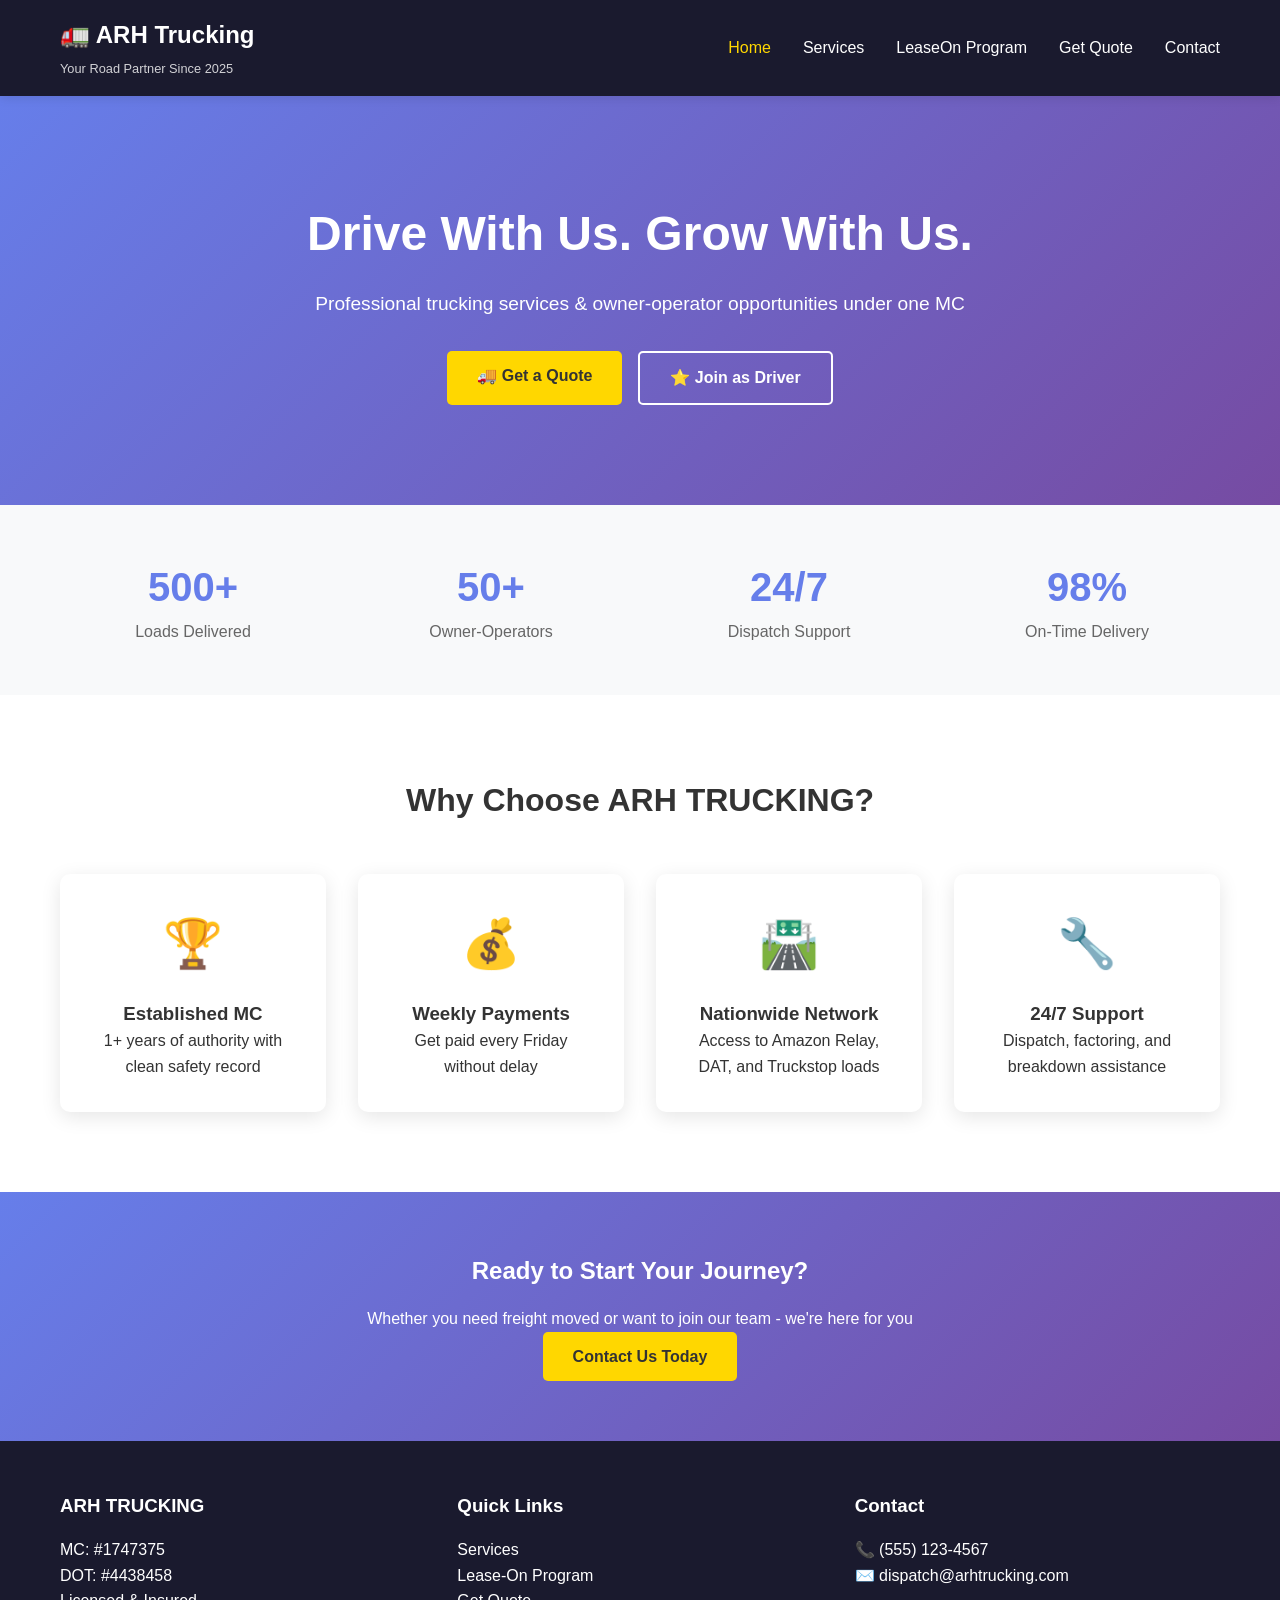
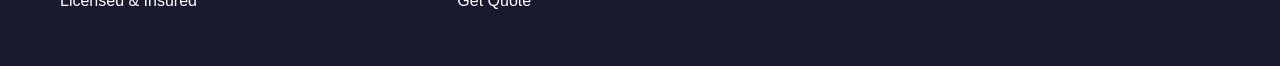
<file: index.html>
<!DOCTYPE html>
<html lang="en">
<head>
    <meta charset="UTF-8">
    <meta name="viewport" content="width=device-width, initial-scale=1.0">
    <title>ARH TRUCKING | Trucking & Lease-On Program</title>
    <link rel="stylesheet" href="style.css">
</head>
<body>
    <nav class="navbar">
        <div class="nav-container">
            <div class="logo">
                <h2>🚛 ARH Trucking </h2>
                <p>Your Road Partner Since 2025</p>
            </div>
            <ul class="nav-menu">
                <li><a href="index.html" class="active">Home</a></li>
                <li><a href="services.html">Services</a></li>
                <li><a href="leaseOn.html">LeaseOn Program</a></li>
                <li><a href="quote.html">Get Quote</a></li>
                <li><a href="contact.html">Contact</a></li>
            </ul>
        </div>
    </nav>

    <header class="hero">
        <div class="hero-content">
            <h1>Drive With Us. Grow With Us.</h1>
            <p>Professional trucking services & owner-operator opportunities under one MC</p>
            <div class="hero-buttons">
                <a href="quote.html" class="btn btn-primary">🚚 Get a Quote</a>
                <a href="lease-on.html" class="btn btn-secondary">⭐ Join as Driver</a>
            </div>
        </div>
    </header>

    <section class="stats">
        <div class="container">
            <div class="stat-box">
                <h3>500+</h3>
                <p>Loads Delivered</p>
            </div>
            <div class="stat-box">
                <h3>50+</h3>
                <p>Owner-Operators</p>
            </div>
            <div class="stat-box">
                <h3>24/7</h3>
                <p>Dispatch Support</p>
            </div>
            <div class="stat-box">
                <h3>98%</h3>
                <p>On-Time Delivery</p>
            </div>
        </div>
    </section>

    <section class="features">
        <div class="container">
            <h2>Why Choose ARH TRUCKING?</h2>
            <div class="features-grid">
                <div class="feature-card">
                    <div class="feature-icon">🏆</div>
                    <h3>Established MC</h3>
                    <p>1+ years of authority with clean safety record</p>
                </div>
                <div class="feature-card">
                    <div class="feature-icon">💰</div>
                    <h3>Weekly Payments</h3>
                    <p>Get paid every Friday without delay</p>
                </div>
                <div class="feature-card">
                    <div class="feature-icon">🛣️</div>
                    <h3>Nationwide Network</h3>
                    <p>Access to Amazon Relay, DAT, and Truckstop loads</p>
                </div>
                <div class="feature-card">
                    <div class="feature-icon">🔧</div>
                    <h3>24/7 Support</h3>
                    <p>Dispatch, factoring, and breakdown assistance</p>
                </div>
            </div>
        </div>
    </section>

    <section class="cta-banner">
        <div class="container">
            <h2>Ready to Start Your Journey?</h2>
            <p>Whether you need freight moved or want to join our team - we're here for you</p>
            <a href="contact.html" class="btn btn-primary">Contact Us Today</a>
        </div>
    </section>

    <footer>
        <div class="container">
            <div class="footer-content">
                <div class="footer-section">
                    <h3>ARH TRUCKING</h3>
                    <p>MC: #1747375<br>DOT: #4438458<br>Licensed & Insured</p>
                </div>
                <div class="footer-section">
                    <h3>Quick Links</h3>
                    <ul>
                        <li><a href="services.html">Services</a></li>
                        <li><a href="leaseOn.html">Lease-On Program</a></li>
                        <li><a href="quote.html">Get Quote</a></li>
                    </ul>
                </div>
                <div class="footer-section">
                    <h3>Contact</h3>
                    <p>📞 (555) 123-4567<br>✉️ dispatch@arhtrucking.com</p>
                </div>
            </div>
        </div>
    </footer>
</body>
</html>
</file>
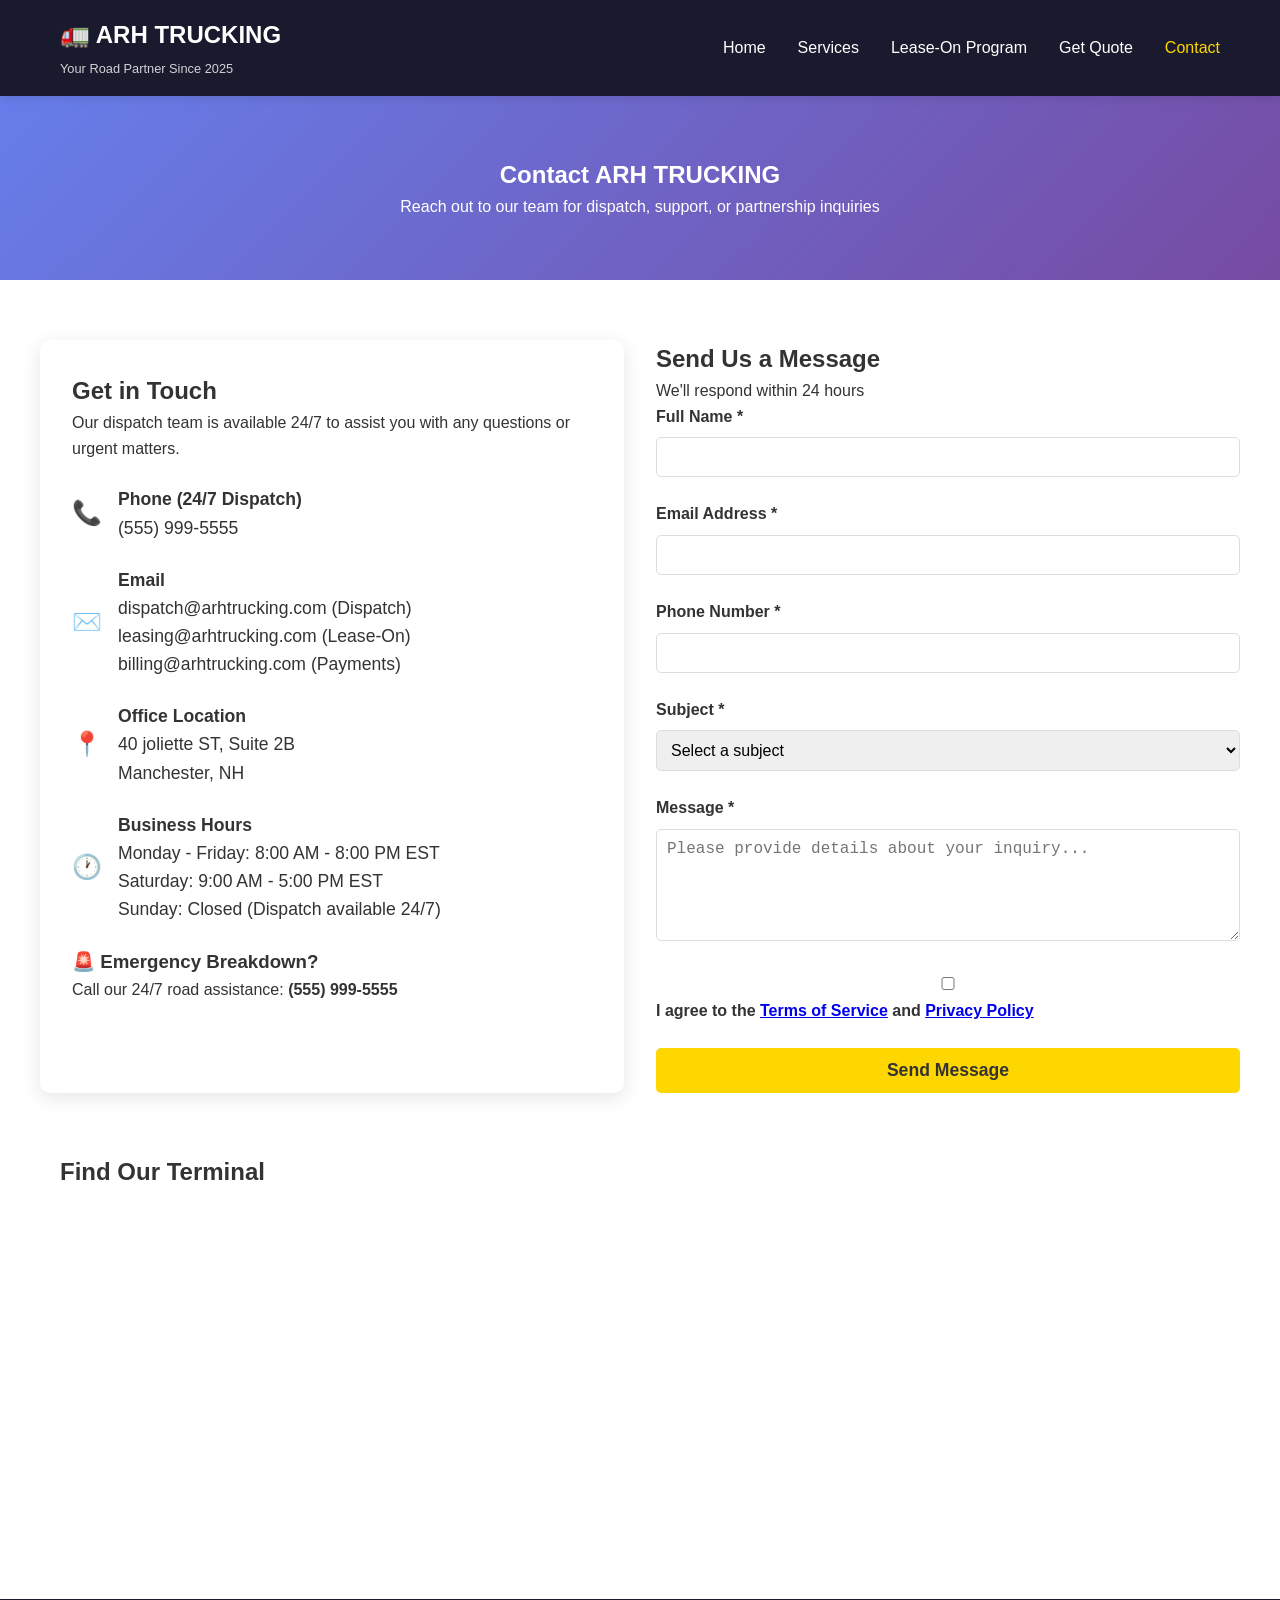
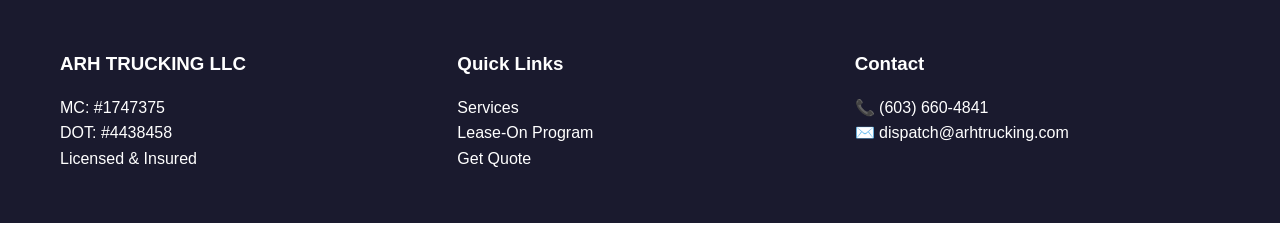
<file: contact.html>
<!DOCTYPE html>
<html lang="en">
<head>
    <meta charset="UTF-8">
    <meta name="viewport" content="width=device-width, initial-scale=1.0">
    <title>Contact Us | ARH TRUCKING</title>
    <link rel="stylesheet" href="style.css">
</head>
<body>
    <nav class="navbar">
        <div class="nav-container">
            <div class="logo">
                <h2>🚛 ARH TRUCKING</h2>
                <p>Your Road Partner Since 2025</p>
            </div>
            <ul class="nav-menu">
                <li><a href="index.html">Home</a></li>
                <li><a href="services.html">Services</a></li>
                <li><a href="leaseOn.html">Lease-On Program</a></li>
                <li><a href="quote.html">Get Quote</a></li>
                <li><a href="contact.html" class="active">Contact</a></li>
            </ul>
        </div>
    </nav>

    <section class="page-header">
        <div class="container">
            <h1>Contact ARH TRUCKING</h1>
            <p>Reach out to our team for dispatch, support, or partnership inquiries</p>
        </div>
    </section>

    <div class="contact-grid container">
        <div class="contact-info">
            <h2>Get in Touch</h2>
            <p>Our dispatch team is available 24/7 to assist you with any questions or urgent matters.</p>
            
            <div class="contact-detail">
                <div class="icon">📞</div>
                <div>
                    <strong>Phone (24/7 Dispatch)</strong><br>
                    (555) 999-5555
                </div>
            </div>
            
            <div class="contact-detail">
                <div class="icon">✉️</div>
                <div>
                    <strong>Email</strong><br>
                    dispatch@arhtrucking.com (Dispatch)<br>
                    leasing@arhtrucking.com (Lease-On)<br>
                    billing@arhtrucking.com (Payments)
                </div>
            </div>
            
            <div class="contact-detail">
                <div class="icon">📍</div>
                <div>
                    <strong>Office Location</strong><br>
                    40 joliette ST, Suite 2B<br>
                    Manchester, NH
                </div>
            </div>
            
            <div class="contact-detail">
                <div class="icon">🕐</div>
                <div>
                    <strong>Business Hours</strong><br>
                    Monday - Friday: 8:00 AM - 8:00 PM EST<br>
                    Saturday: 9:00 AM - 5:00 PM EST<br>
                    Sunday: Closed (Dispatch available 24/7)
                </div>
            </div>

            <div class="emergency-contact">
                <h3>🚨 Emergency Breakdown?</h3>
                <p>Call our 24/7 road assistance: <strong>(555) 999-5555</strong></p>
            </div>
        </div>

        <div class="contact-form-wrapper">
            <form id="contactForm" class="contact-form">
                <h2>Send Us a Message</h2>
                <p>We'll respond within 24 hours</p>
                
                <div class="form-group">
                    <label for="contactName">Full Name *</label>
                    <input type="text" id="contactName" name="contactName" required>
                </div>
                
                <div class="form-group">
                    <label for="contactEmail">Email Address *</label>
                    <input type="email" id="contactEmail" name="contactEmail" required>
                </div>
                
                <div class="form-group">
                    <label for="contactPhone">Phone Number *</label>
                    <input type="tel" id="contactPhone" name="contactPhone" required>
                </div>
                
                <div class="form-group">
                    <label for="subject">Subject *</label>
                    <select id="subject" name="subject" required>
                        <option value="">Select a subject</option>
                        <option value="general">General Inquiry</option>
                        <option value="dispatch">Dispatch Question</option>
                        <option value="lease">Lease-On Program</option>
                        <option value="quote">Quote Request</option>
                        <option value="billing">Billing/Payment</option>
                        <option value="complaint">Complaint/Issue</option>
                    </select>
                </div>
                
                <div class="form-group">
                    <label for="contactMessage">Message *</label>
                    <textarea id="contactMessage" rows="5" required placeholder="Please provide details about your inquiry..."></textarea>
                </div>
                
                <div class="form-group">
                    <label class="checkbox-label">
                        <input type="checkbox" id="contactTerms" required>
                        I agree to the <a href="#">Terms of Service</a> and <a href="#">Privacy Policy</a>
                    </label>
                </div>
                
                <button type="submit" class="btn btn-primary submit-btn">Send Message</button>
            </form>
            
            <div id="contactSuccess" class="success-message" style="display: none;">
                ✅ Message sent successfully! We will respond within 24 hours.
            </div>
        </div>
    </div>

    <section class="map-section">
        <div class="container">
            <h2>Find Our Terminal</h2>
            <div class="map-container">
                <iframe 
                src="https://www.google.com/maps/embed?pb=!1m14!1m12!1m3!1d374000.07136236783!2d-71.36947476315602!3d42.91766541558655!2m3!1f0!2f0!3f0!3m2!1i1024!2i768!4f13.1!5e0!3m2!1sen!2sus!4v1777471233299!5m2!1sen!2sus" 
                width="100%" 
                height="400" 
                style="border:0; border-radius: 10px;" 
                allowfullscreen="" 
                loading="lazy" 
                referrerpolicy="no-referrer-when-downgrade">
                    
                </iframe>
            </div>
        </div>
    </section>

    <footer>
        <div class="container">
            <div class="footer-content">
                <div class="footer-section">
                    <h3>ARH TRUCKING LLC</h3>
                    <p>MC: #1747375<br>DOT: #4438458<br>Licensed & Insured</p>
                </div>
                <div class="footer-section">
                    <h3>Quick Links</h3>
                    <ul>
                        <li><a href="services.html">Services</a></li>
                        <li><a href="leaseOn.html">Lease-On Program</a></li>
                        <li><a href="quote.html">Get Quote</a></li>
                    </ul>
                </div>
                <div class="footer-section">
                    <h3>Contact</h3>
                    <p>📞 (603) 660-4841<br>✉️ dispatch@arhtrucking.com</p>
                </div>
            </div>

        </div>
    </footer>
</body>
</html>
</file>
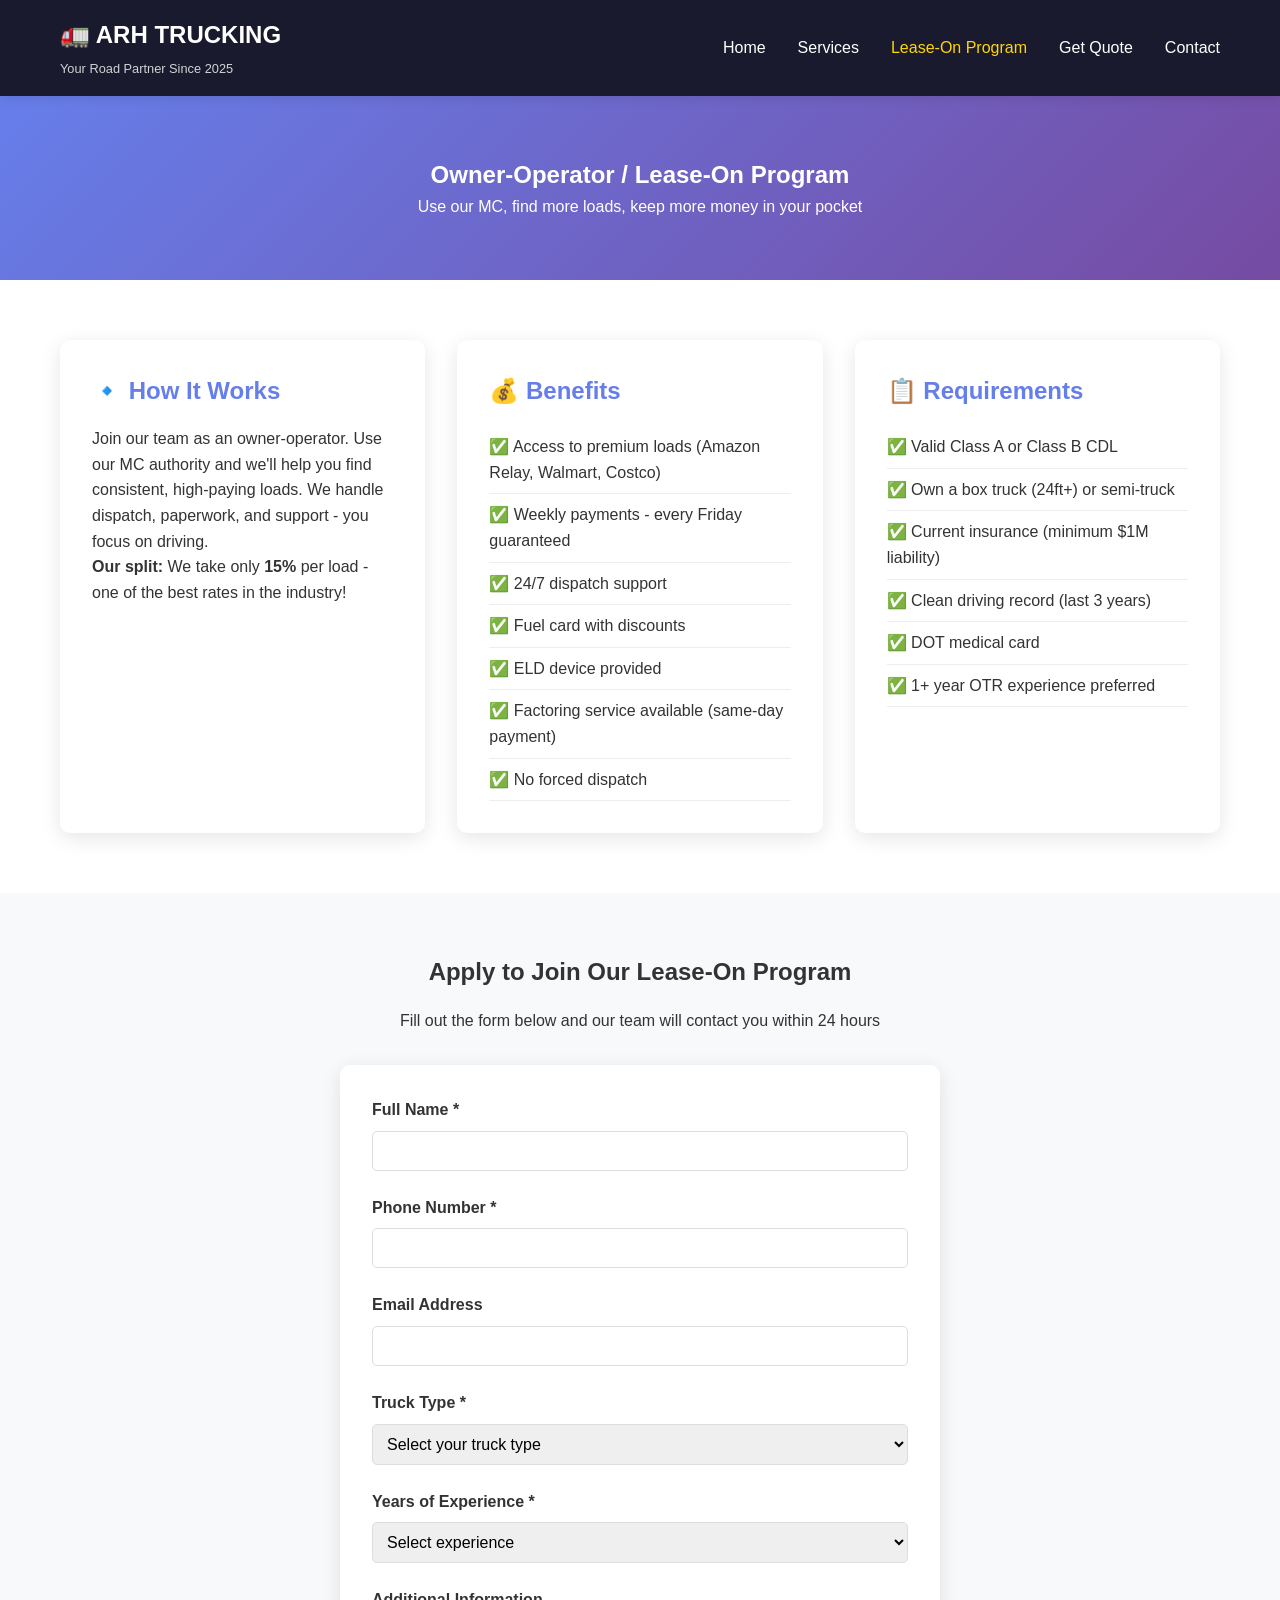
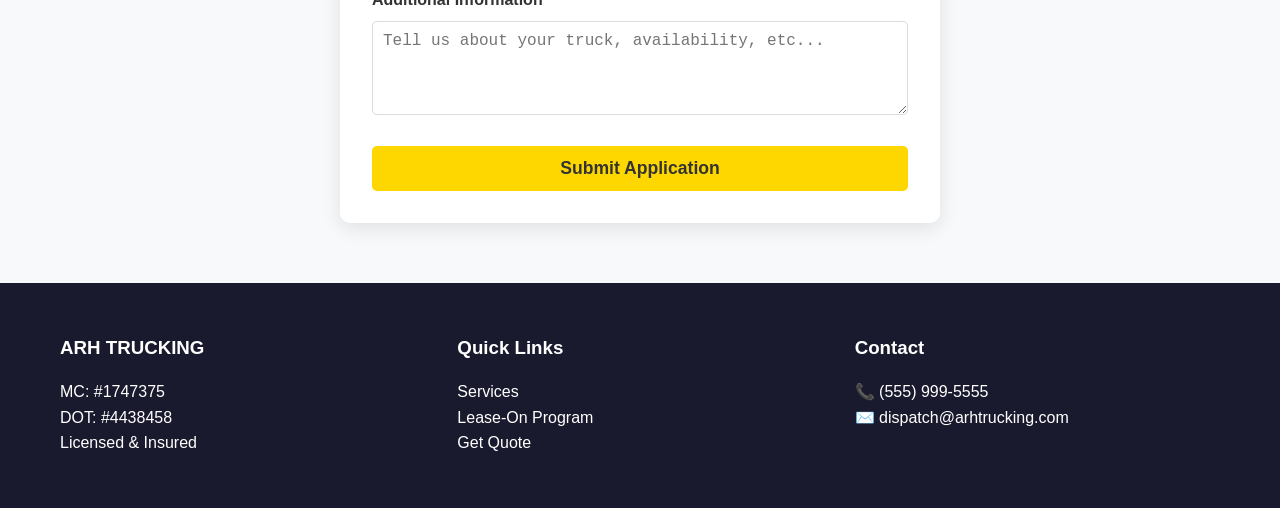
<file: leaseOn.html>
<!DOCTYPE html>
<html lang="en">
<head>
    <meta charset="UTF-8">
    <meta name="viewport" content="width=device-width, initial-scale=1.0">
    <title>Lease-On Program | Join Our Team</title>
    <link rel="stylesheet" href="style.css">
</head>
<body>
    <nav class="navbar">
        <div class="nav-container">
            <div class="logo">
                <h2>🚛 ARH TRUCKING</h2>
                <p>Your Road Partner Since 2025</p>
            </div>
            <ul class="nav-menu">
                <li><a href="index.html">Home</a></li>
                <li><a href="services.html">Services</a></li>
                <li><a href="leaseOn.html" class="active">Lease-On Program</a></li>
                <li><a href="quote.html">Get Quote</a></li>
                <li><a href="contact.html">Contact</a></li>
            </ul>
        </div>
    </nav>

    <section class="page-header">
        <div class="container">
            <h1>Owner-Operator / Lease-On Program</h1>
            <p>Use our MC, find more loads, keep more money in your pocket</p>
        </div>
    </section>

    <section class="program-info">
        <div class="container">
            <div class="program-grid">
                <div class="program-card">
                    <h2>🔹 How It Works</h2>
                    <p>Join our team as an owner-operator. Use our MC authority and we'll help you find consistent, high-paying loads. We handle dispatch, paperwork, and support - you focus on driving.</p>
                    <p><strong>Our split:</strong> We take only <strong>15%</strong> per load - one of the best rates in the industry!</p>
                </div>
                <div class="program-card">
                    <h2>💰 Benefits</h2>
                    <ul class="benefits-list">
                        <li>✅ Access to premium loads (Amazon Relay, Walmart, Costco)</li>
                        <li>✅ Weekly payments - every Friday guaranteed</li>
                        <li>✅ 24/7 dispatch support</li>
                        <li>✅ Fuel card with discounts</li>
                        <li>✅ ELD device provided</li>
                        <li>✅ Factoring service available (same-day payment)</li>
                        <li>✅ No forced dispatch</li>
                    </ul>
                </div>
                <div class="program-card">
                    <h2>📋 Requirements</h2>
                    <ul class="requirements-list">
                        <li>✅ Valid Class A or Class B CDL</li>
                        <li>✅ Own a box truck (24ft+) or semi-truck</li>
                        <li>✅ Current insurance (minimum $1M liability)</li>
                        <li>✅ Clean driving record (last 3 years)</li>
                        <li>✅ DOT medical card</li>
                        <li>✅ 1+ year OTR experience preferred</li>
                    </ul>
                </div>
            </div>
        </div>
    </section>

    <section class="application-form">
        <div class="container">
            <h2>Apply to Join Our Lease-On Program</h2>
            <p>Fill out the form below and our team will contact you within 24 hours</p>
            
            <form id="leaseApplication" class="lease-form">
                <div class="form-group">
                    <label for="fullName">Full Name *</label>
                    <input type="text" id="fullName" name="fullName" required>
                </div>
                
                <div class="form-group">
                    <label for="phone">Phone Number *</label>
                    <input type="tel" id="phone" name="phone" required>
                </div>
                
                <div class="form-group">
                    <label for="email">Email Address</label>
                    <input type="email" id="email" name="email">
                </div>
                
                <div class="form-group">
                    <label for="truckType">Truck Type *</label>
                    <select id="truckType" name="truckType" required>
                        <option value="">Select your truck type</option>
                        <option value="box-truck-24ft">Box Truck - 24ft</option>
                        <option value="box-truck-26ft">Box Truck - 26ft</option>
                        <option value="semi-truck">Semi-Truck with Trailer</option>
                        <option value="straight-truck">Straight Truck</option>
                    </select>
                </div>
                
                <div class="form-group">
                    <label for="experience">Years of Experience *</label>
                    <select id="experience" name="experience" required>
                        <option value="">Select experience</option>
                        <option value="1-2">1-2 years</option>
                        <option value="3-5">3-5 years</option>
                        <option value="5-10">5-10 years</option>
                        <option value="10+">10+ years</option>
                    </select>
                </div>
                
                <div class="form-group">
                    <label for="message">Additional Information</label>
                    <textarea id="message" rows="4" placeholder="Tell us about your truck, availability, etc..."></textarea>
                </div>
                
                <button type="submit" class="btn btn-primary submit-btn">Submit Application</button>
            </form>
            
            <div id="successMessage" class="success-message" style="display: none;">
                ✅ Application submitted successfully! Our dispatch team will contact you within 24 hours.
            </div>
        </div>
    </section>

    <footer>
        <div class="container">
            <div class="footer-content">
                <div class="footer-section">
                    <h3>ARH TRUCKING</h3>
                    <p>MC: #1747375<br>DOT: #4438458<br>Licensed & Insured</p>
                </div>
                <div class="footer-section">
                    <h3>Quick Links</h3>
                    <ul>
                        <li><a href="services.html">Services</a></li>
                        <li><a href="leaseOn.html">Lease-On Program</a></li>
                        <li><a href="quote.html">Get Quote</a></li>
                    </ul>
                </div>
                <div class="footer-section">
                    <h3>Contact</h3>
                    <p>📞 (555) 999-5555<br>✉️ dispatch@arhtrucking.com</p>
                </div>
            </div>
        </div>
    </footer>

    <script src="script.js"></script>
</body>
</html>
</file>
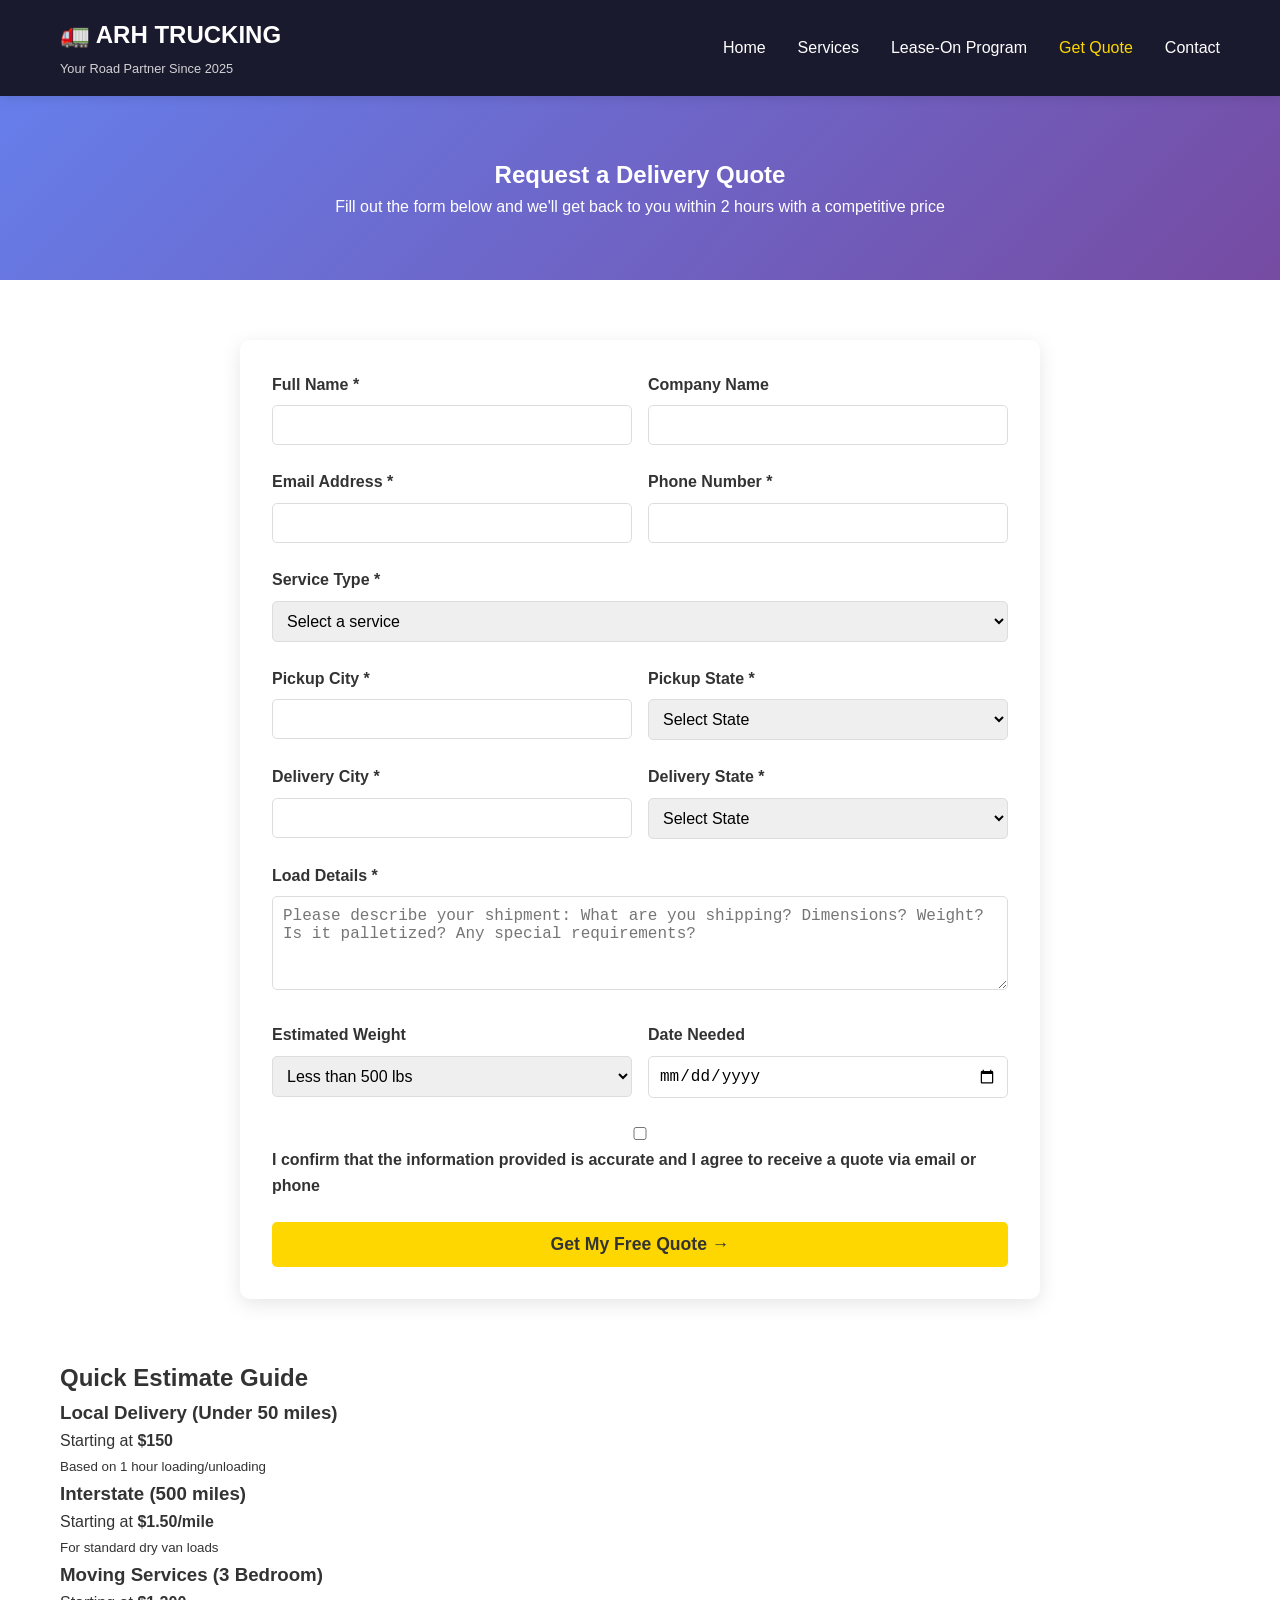
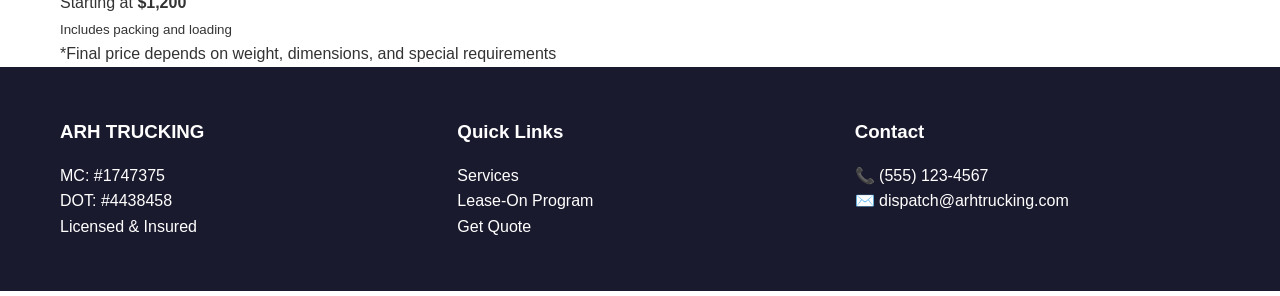
<file: quote.html>
<!DOCTYPE html>
<html lang="en">
<head>
    <meta charset="UTF-8">
    <meta name="viewport" content="width=device-width, initial-scale=1.0">
    <title>Get a Quote | ARH TRUCKING</title>
    <link rel="stylesheet" href="style.css">
</head>
<body>
    <nav class="navbar">
        <div class="nav-container">
            <div class="logo">
                <h2>🚛 ARH TRUCKING</h2>
                <p>Your Road Partner Since 2025</p>
            </div>
            <ul class="nav-menu">
                <li><a href="index.html">Home</a></li>
                <li><a href="services.html">Services</a></li>
                <li><a href="leaseOn.html">Lease-On Program</a></li>
                <li><a href="quote.html" class="active">Get Quote</a></li>
                <li><a href="contact.html">Contact</a></li>
            </ul>
        </div>
    </nav>

    <section class="page-header">
        <div class="container">
            <h1>Request a Delivery Quote</h1>
            <p>Fill out the form below and we'll get back to you within 2 hours with a competitive price</p>
        </div>
    </section>

    <div class="quote-form-container">
        <div class="container">
            <form id="quoteForm" class="quote-form">
                <div class="form-row">
                    <div class="form-group">
                        <label for="fullName">Full Name *</label>
                        <input type="text" id="fullName" name="fullName" required>
                    </div>
                    <div class="form-group">
                        <label for="company">Company Name</label>
                        <input type="text" id="company" name="company">
                    </div>
                </div>

                <div class="form-row">
                    <div class="form-group">
                        <label for="email">Email Address *</label>
                        <input type="email" id="email" name="email" required>
                    </div>
                    <div class="form-group">
                        <label for="phone">Phone Number *</label>
                        <input type="tel" id="phone" name="phone" required>
                    </div>
                </div>

                <div class="form-group">
                    <label for="serviceType">Service Type *</label>
                    <select id="serviceType" name="serviceType" required>
                        <option value="">Select a service</option>
                        <option value="local">Local Delivery (within 50 miles)</option>
                        <option value="moving">Moving Services</option>
                        <option value="business">Business Logistics</option>
                        <option value="amazon">Amazon Relay Loads</option>
                    </select>
                </div>

                <div class="form-row">
                    <div class="form-group">
                        <label for="pickupCity">Pickup City *</label>
                        <input type="text" id="pickupCity" name="pickupCity" required>
                    </div>
                    <div class="form-group">
                        <label for="pickupState">Pickup State *</label>
                        <select id="pickupState" name="pickupState" required>
                            <option value="">Select State</option>
                            <option value="AL">Alabama</option>
                            <option value="AK">Alaska</option>
                            <option value="AZ">Arizona</option>
                            <option value="AR">Arkansas</option>
                            <option value="CA">California</option>
                            <option value="CO">Colorado</option>
                            <option value="CT">Connecticut</option>
                            <option value="DE">Delaware</option>
                            <option value="FL">Florida</option>
                            <option value="GA">Georgia</option>
                            <option value="HI">Hawaii</option>
                            <option value="ID">Idaho</option>
                            <option value="IL">Illinois</option>
                            <option value="IN">Indiana</option>
                            <option value="IA">Iowa</option>
                            <option value="KS">Kansas</option>
                            <option value="KY">Kentucky</option>
                            <option value="LA">Louisiana</option>
                            <option value="ME">Maine</option>
                            <option value="MD">Maryland</option>
                            <option value="MA">Massachusetts</option>
                            <option value="MI">Michigan</option>
                            <option value="MN">Minnesota</option>
                            <option value="MS">Mississippi</option>
                            <option value="MO">Missouri</option>
                            <option value="MT">Montana</option>
                            <option value="NE">Nebraska</option>
                            <option value="NV">Nevada</option>
                            <option value="NH">New Hampshire</option>
                            <option value="NJ">New Jersey</option>
                            <option value="NM">New Mexico</option>
                            <option value="NY">New York</option>
                            <option value="NC">North Carolina</option>
                            <option value="ND">North Dakota</option>
                            <option value="OH">Ohio</option>
                            <option value="OK">Oklahoma</option>
                            <option value="OR">Oregon</option>
                            <option value="PA">Pennsylvania</option>
                            <option value="RI">Rhode Island</option>
                            <option value="SC">South Carolina</option>
                            <option value="SD">South Dakota</option>
                            <option value="TN">Tennessee</option>
                            <option value="TX">Texas</option>
                            <option value="UT">Utah</option>
                            <option value="VT">Vermont</option>
                            <option value="VA">Virginia</option>
                            <option value="WA">Washington</option>
                            <option value="WV">West Virginia</option>
                            <option value="WI">Wisconsin</option>
                            <option value="WY">Wyoming</option>
                        </select>
                    </div>
                </div>

                <div class="form-row">
                    <div class="form-group">
                        <label for="deliveryCity">Delivery City *</label>
                        <input type="text" id="deliveryCity" name="deliveryCity" required>
                    </div>
                    <div class="form-group">
                        <label for="deliveryState">Delivery State *</label>
                        <select id="deliveryState" name="deliveryState" required>
                            <option value="">Select State</option>
                            <option value="AL">Alabama</option>
                            <option value="AK">Alaska</option>
                            <option value="AZ">Arizona</option>
                            <option value="AR">Arkansas</option>
                            <option value="CA">California</option>
                            <option value="CO">Colorado</option>
                            <option value="CT">Connecticut</option>
                            <option value="DE">Delaware</option>
                            <option value="FL">Florida</option>
                            <option value="GA">Georgia</option>
                            <option value="HI">Hawaii</option>
                            <option value="ID">Idaho</option>
                            <option value="IL">Illinois</option>
                            <option value="IN">Indiana</option>
                            <option value="IA">Iowa</option>
                            <option value="KS">Kansas</option>
                            <option value="KY">Kentucky</option>
                            <option value="LA">Louisiana</option>
                            <option value="ME">Maine</option>
                            <option value="MD">Maryland</option>
                            <option value="MA">Massachusetts</option>
                            <option value="MI">Michigan</option>
                            <option value="MN">Minnesota</option>
                            <option value="MS">Mississippi</option>
                            <option value="MO">Missouri</option>
                            <option value="MT">Montana</option>
                            <option value="NE">Nebraska</option>
                            <option value="NV">Nevada</option>
                            <option value="NH">New Hampshire</option>
                            <option value="NJ">New Jersey</option>
                            <option value="NM">New Mexico</option>
                            <option value="NY">New York</option>
                            <option value="NC">North Carolina</option>
                            <option value="ND">North Dakota</option>
                            <option value="OH">Ohio</option>
                            <option value="OK">Oklahoma</option>
                            <option value="OR">Oregon</option>
                            <option value="PA">Pennsylvania</option>
                            <option value="RI">Rhode Island</option>
                            <option value="SC">South Carolina</option>
                            <option value="SD">South Dakota</option>
                            <option value="TN">Tennessee</option>
                            <option value="TX">Texas</option>
                            <option value="UT">Utah</option>
                            <option value="VT">Vermont</option>
                            <option value="VA">Virginia</option>
                            <option value="WA">Washington</option>
                            <option value="WV">West Virginia</option>
                            <option value="WI">Wisconsin</option>
                            <option value="WY">Wyoming</option>
                        </select>
                    </div>
                </div>

                <div class="form-group">
                    <label for="loadDetails">Load Details *</label>
                    <textarea id="loadDetails" name="loadDetails" rows="4" required placeholder="Please describe your shipment: What are you shipping? Dimensions? Weight? Is it palletized? Any special requirements?"></textarea>
                </div>

                <div class="form-row">
                    <div class="form-group">
                        <label for="weight">Estimated Weight</label>
                        <select id="weight" name="weight">
                            <option value="less-500">Less than 500 lbs</option>
                            <option value="500-2000">500 - 2,000 lbs</option>
                            <option value="2000-10000">2,000 - 10,000 lbs</option>
                            <option value="10000-20000">10,000 - 20,000 lbs</option>
                            <option value="20000-plus">20,000+ lbs</option>
                        </select>
                    </div>
                    <div class="form-group">
                        <label for="dateNeeded">Date Needed</label>
                        <input type="date" id="dateNeeded" name="dateNeeded">
                    </div>
                </div>

                <div class="form-group">
                    <label class="checkbox-label">
                        <input type="checkbox" id="terms" required> 
                        I confirm that the information provided is accurate and I agree to receive a quote via email or phone
                    </label>
                </div>

                <button type="submit" class="btn btn-primary submit-btn">Get My Free Quote →</button>
            </form>

            <div id="quoteSuccess" class="success-message" style="display: none;">
                ✅ Quote request submitted successfully! A dispatcher will contact you within 2 hours with your personalized quote.
            </div>
        </div>
    </div>

    <section class="quick-estimate">
        <div class="container">
            <h2>Quick Estimate Guide</h2>
            <div class="estimate-grid">
                <div class="estimate-item">
                    <h3>Local Delivery (Under 50 miles)</h3>
                    <p>Starting at <strong>$150</strong></p>
                    <small>Based on 1 hour loading/unloading</small>
                </div>
                <div class="estimate-item">
                    <h3>Interstate (500 miles)</h3>
                    <p>Starting at <strong>$1.50/mile</strong></p>
                    <small>For standard dry van loads</small>
                </div>
                <div class="estimate-item">
                    <h3>Moving Services (3 Bedroom)</h3>
                    <p>Starting at <strong>$1,200</strong></p>
                    <small>Includes packing and loading</small>
                </div>
            </div>
            <p class="estimate-note">*Final price depends on weight, dimensions, and special requirements</p>
        </div>
    </section>

    <footer>
        <div class="container">
            <div class="footer-content">
                <div class="footer-section">
                    <h3>ARH TRUCKING</h3>
                    <p>MC: #1747375<br>DOT: #4438458<br>Licensed & Insured</p>
                </div>
                <div class="footer-section">
                    <h3>Quick Links</h3>
                    <ul>
                        <li><a href="services.html">Services</a></li>
                        <li><a href="leaseOn.html">Lease-On Program</a></li>
                        <li><a href="quote.html">Get Quote</a></li>
                    </ul>
                </div>
                <div class="footer-section">
                    <h3>Contact</h3>
                    <p>📞 (555) 123-4567<br>✉️ dispatch@arhtrucking.com</p>
                </div>
            </div>
        </div>
    </footer>
</body>
</html>
</file>
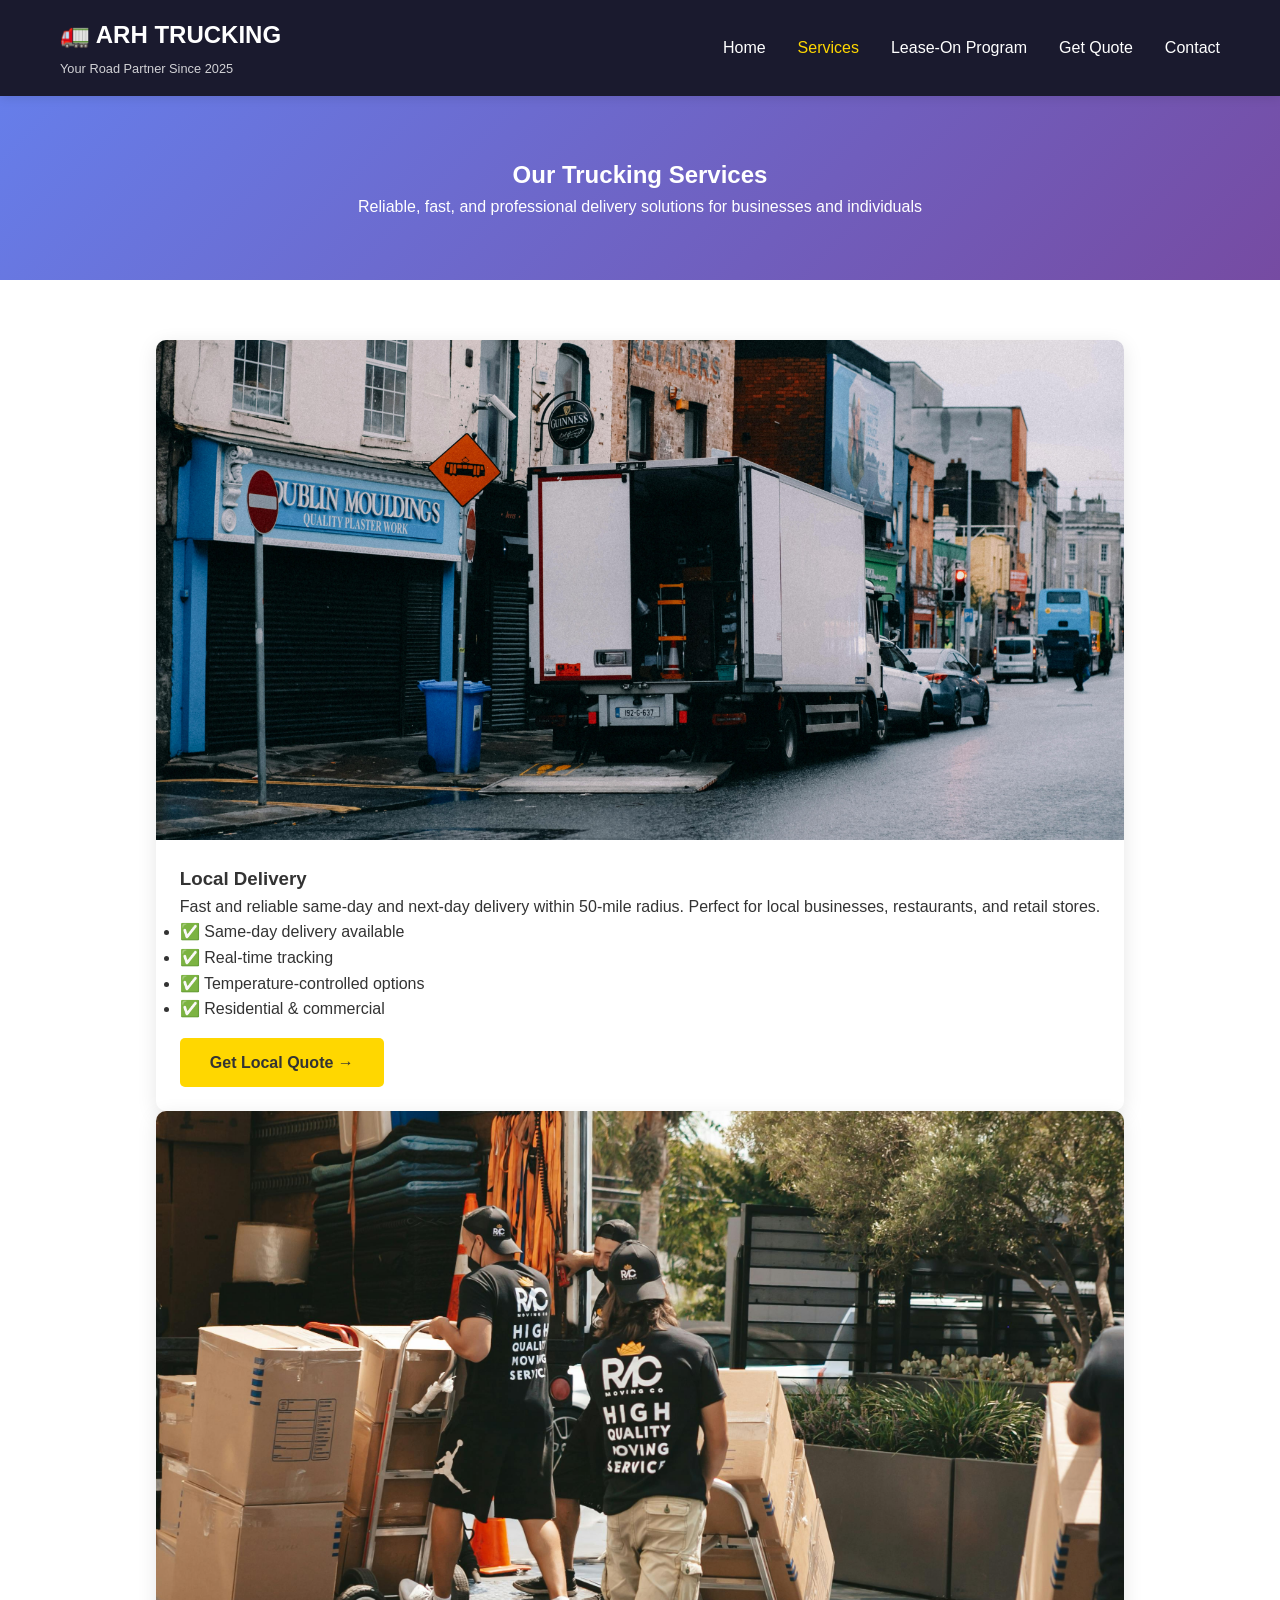
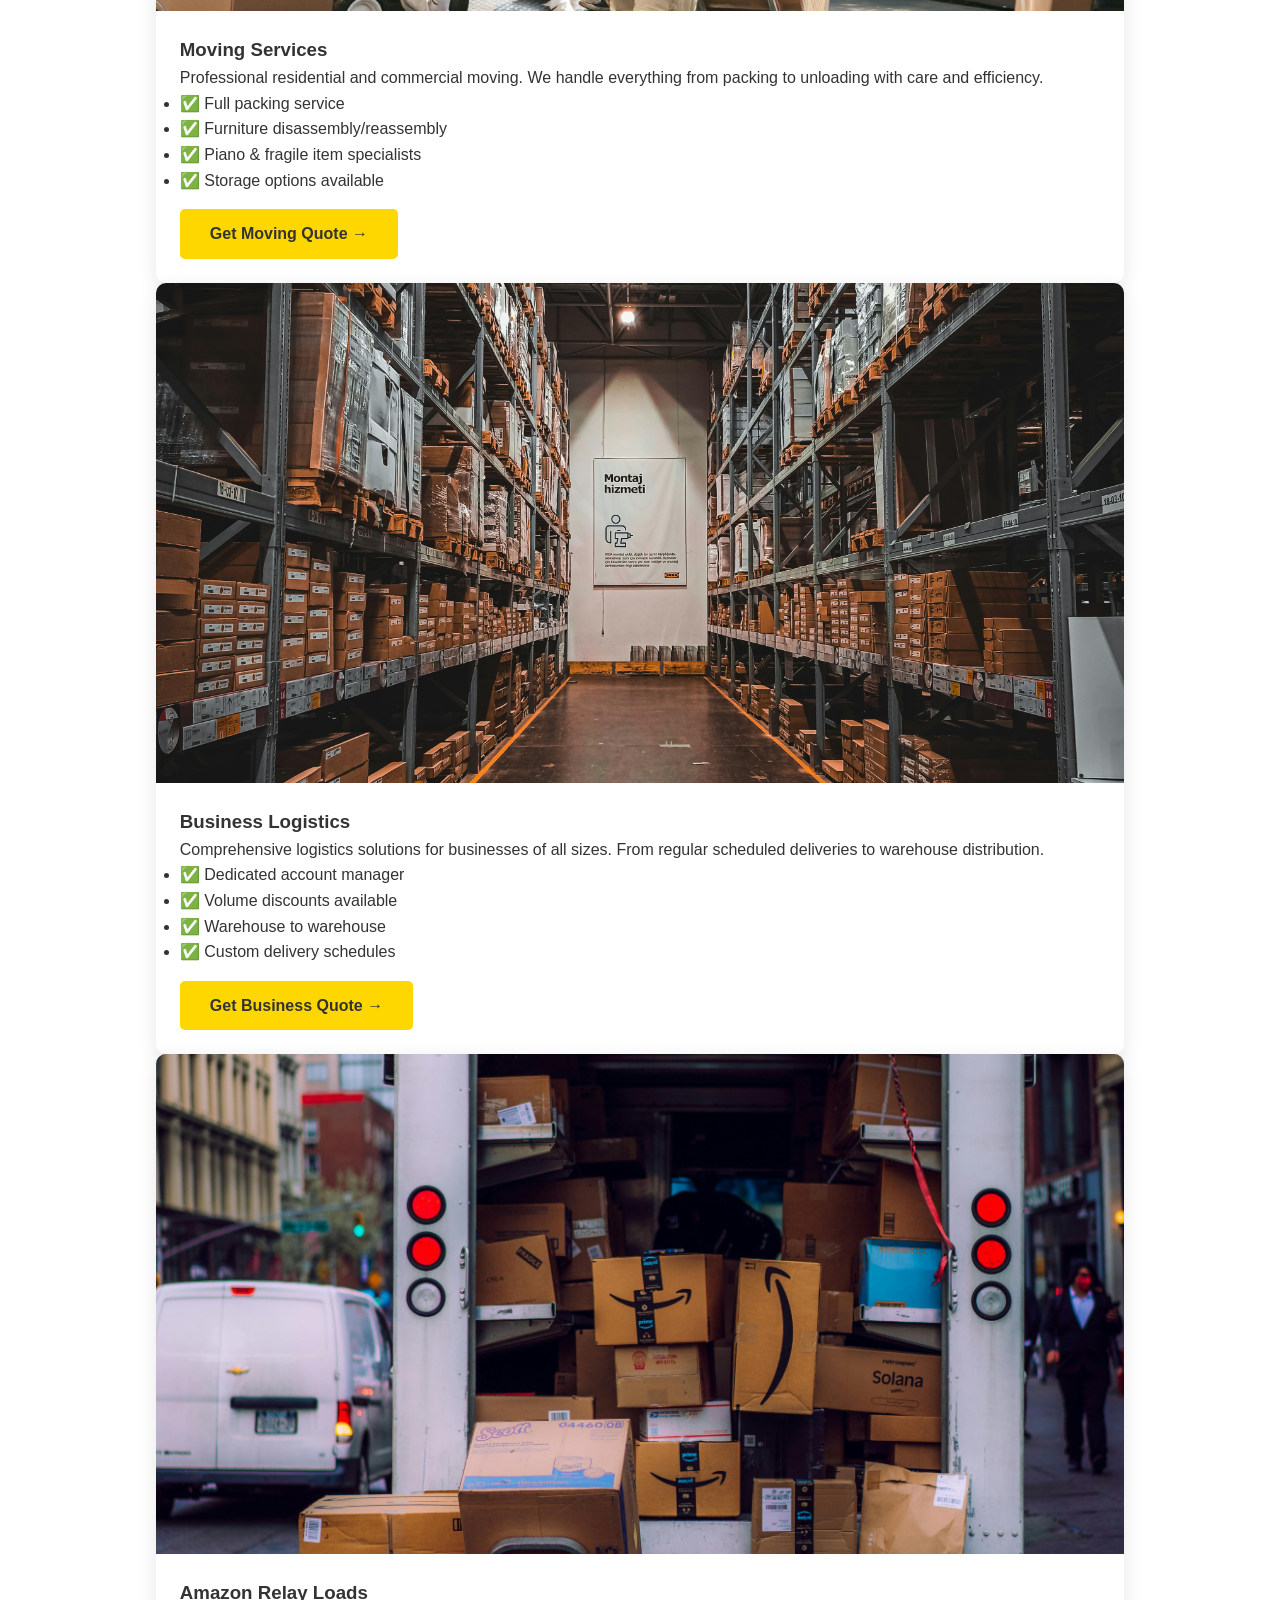
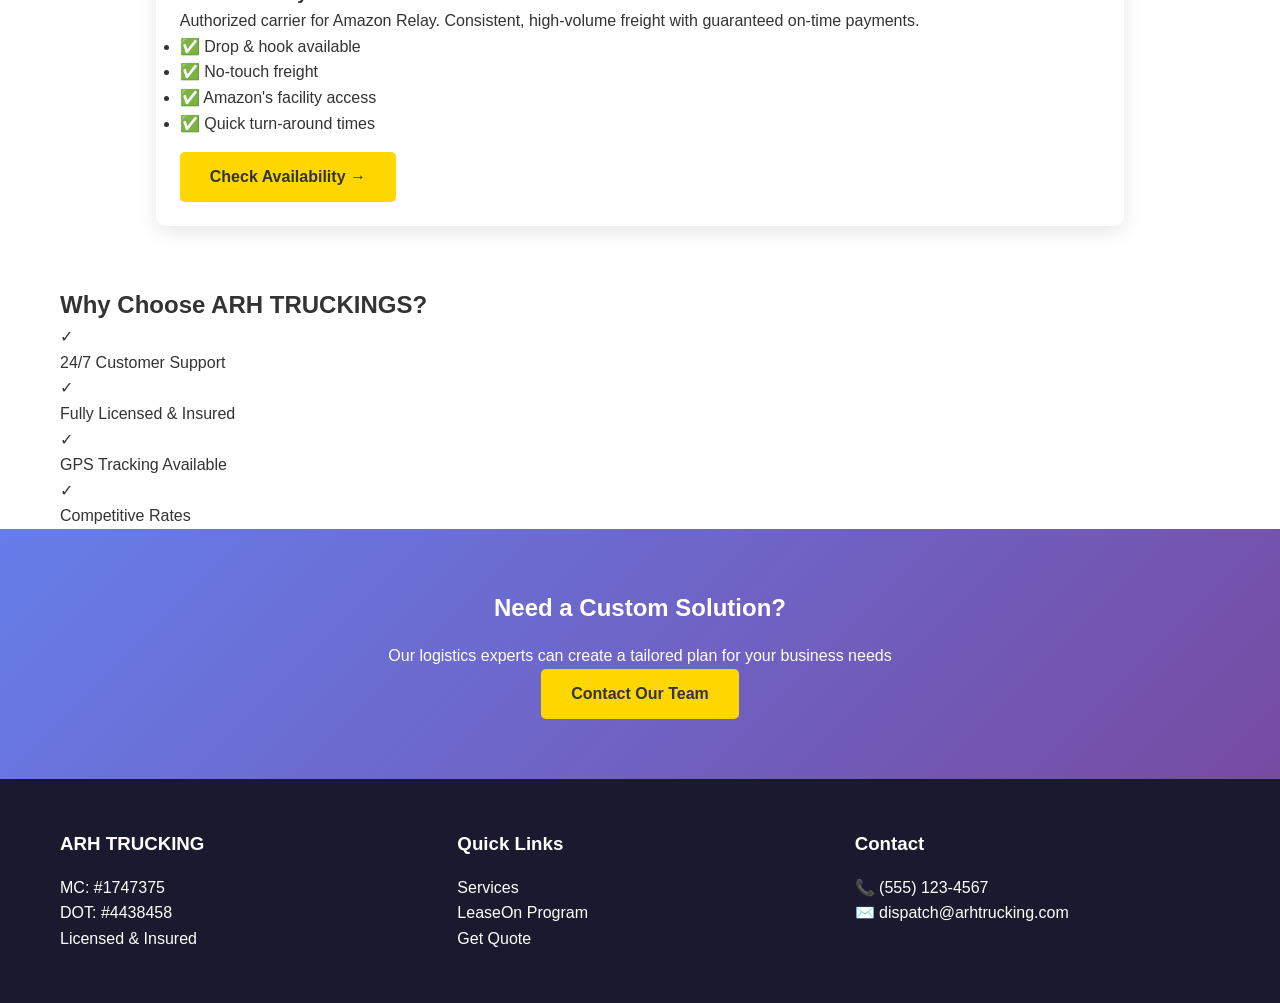
<file: services.html>
<!DOCTYPE html>
<html lang="en">
<head>
    <meta charset="UTF-8">
    <meta name="viewport" content="width=device-width, initial-scale=1.0">
    <title>Our Services | ARH TRUCKING</title>
    <link rel="stylesheet" href="style.css">
</head>
<body>
    <nav class="navbar">
        <div class="nav-container">
            <div class="logo">
                <h2>🚛 ARH TRUCKING</h2>
                <p>Your Road Partner Since 2025</p>
            </div>
            <ul class="nav-menu">
                <li><a href="index.html">Home</a></li>
                <li><a href="services.html" class="active">Services</a></li>
                <li><a href="leaseOn.html">Lease-On Program</a></li>
                <li><a href="quote.html">Get Quote</a></li>
                <li><a href="contact.html">Contact</a></li>
            </ul>
        </div>
    </nav>

    <section class="page-header">
        <div class="container">
            <h1>Our Trucking Services</h1>
            <p>Reliable, fast, and professional delivery solutions for businesses and individuals</p>
        </div>
    </section>

    <section class="services-grid">
        <div class="container">
            <div class="service-card">
                <div class="service-image">
                    <img src="imgs/local_delivery.jpg" alt="Local delivery truck" style="width: 100%; height: 100%; object-fit: cover;">
                </div>
                <div class="service-content">
                    <h3>Local Delivery</h3>
                    <p>Fast and reliable same-day and next-day delivery within 50-mile radius. Perfect for local businesses, restaurants, and retail stores.</p>
                    <ul class="service-features">
                        <li>✅ Same-day delivery available</li>
                        <li>✅ Real-time tracking</li>
                        <li>✅ Temperature-controlled options</li>
                        <li>✅ Residential & commercial</li>
                    </ul>
                    <a href="quote.html" class="btn btn-primary" style="margin-top: 1rem; display: inline-block;">Get Local Quote →</a>
                </div>
            </div>

            <div class="service-card">
                <div class="service-image">
                    <img src="imgs/moving_service.jpg" alt="delivery truck" style="width: 100%; height: 100%; object-fit: cover;">
                </div>
                <div class="service-content">
                    <h3>Moving Services</h3>
                    <p>Professional residential and commercial moving. We handle everything from packing to unloading with care and efficiency.</p>
                    <ul class="service-features">
                        <li>✅ Full packing service</li>
                        <li>✅ Furniture disassembly/reassembly</li>
                        <li>✅ Piano & fragile item specialists</li>
                        <li>✅ Storage options available</li>
                    </ul>
                    <a href="quote.html" class="btn btn-primary" style="margin-top: 1rem; display: inline-block;">Get Moving Quote →</a>
                </div>
            </div>

            <div class="service-card">
                <div class="service-image">
                    <img src="imgs/warehouse.jpg" alt="Warehouse" style="width: 100%; height: 100%; object-fit: cover;">
                </div>
                <div class="service-content">
                    <h3>Business Logistics</h3>
                    <p>Comprehensive logistics solutions for businesses of all sizes. From regular scheduled deliveries to warehouse distribution.</p>
                    <ul class="service-features">
                        <li>✅ Dedicated account manager</li>
                        <li>✅ Volume discounts available</li>
                        <li>✅ Warehouse to warehouse</li>
                        <li>✅ Custom delivery schedules</li>
                    </ul>
                    <a href="quote.html" class="btn btn-primary" style="margin-top: 1rem; display: inline-block;">Get Business Quote →</a>
                </div>
            </div>

            <div class="service-card">
                <div class="service-image">
                    <img src="imgs/amazon.jpg" alt="Amazon delivery truck" style="width: 100%; height: 100%; object-fit: cover;">
                </div>
                <div class="service-content">
                    <h3>Amazon Relay Loads</h3>
                    <p>Authorized carrier for Amazon Relay. Consistent, high-volume freight with guaranteed on-time payments.</p>
                    <ul class="service-features">
                        <li>✅ Drop & hook available</li>
                        <li>✅ No-touch freight</li>
                        <li>✅ Amazon's facility access</li>
                        <li>✅ Quick turn-around times</li>
                    </ul>
                    <a href="quote.html" class="btn btn-primary" style="margin-top: 1rem; display: inline-block;">Check Availability →</a>
                </div>
            </div>
        </div>
    </section>

    <section class="why-choose-us">
        <div class="container">
            <h2>Why Choose ARH TRUCKINGS?</h2>
            <div class="features-compact">
                <div class="feature-item">
                    <span class="check">✓</span>
                    <p>24/7 Customer Support</p>
                </div>
                <div class="feature-item">
                    <span class="check">✓</span>
                    <p>Fully Licensed & Insured</p>
                </div>
                <div class="feature-item">
                    <span class="check">✓</span>
                    <p>GPS Tracking Available</p>
                </div>
                <div class="feature-item">
                    <span class="check">✓</span>
                    <p>Competitive Rates</p>
                </div>
            </div>
        </div>
    </section>

    <section class="cta-banner">
        <div class="container">
            <h2>Need a Custom Solution?</h2>
            <p>Our logistics experts can create a tailored plan for your business needs</p>
            <a href="contact.html" class="btn btn-primary">Contact Our Team</a>
        </div>
    </section>

    <footer>
        <div class="container">
            <div class="footer-content">
                <div class="footer-section">
                    <h3>ARH TRUCKING</h3>
                    <p>MC: #1747375<br>DOT: #4438458<br>Licensed & Insured</p>
                </div>
                <div class="footer-section">
                    <h3>Quick Links</h3>
                    <ul>
                        <li><a href="services.html">Services</a></li>
                        <li><a href="leaseOn.html">LeaseOn Program</a></li>
                        <li><a href="quote.html">Get Quote</a></li>
                    </ul>
                </div>
                <div class="footer-section">
                    <h3>Contact</h3>
                    <p>📞 (555) 123-4567<br>✉️ dispatch@arhtrucking.com</p>
                </div>
            </div>

    </footer>
</body>
</html>
</file>
<file: style.css>
* {
    margin: 0;
    padding: 0;
    box-sizing: border-box;
}

body {
    font-family: 'Segoe UI', Tahoma, Geneva, Verdana, sans-serif;
    line-height: 1.6;
    color: #333;
}

.container {
    max-width: 1200px;
    margin: 0 auto;
    padding: 0 20px;
}

/* Navigation */
.navbar {
    background: #1a1a2e;
    color: white;
    padding: 1rem 0;
    position: sticky;
    top: 0;
    z-index: 1000;
    box-shadow: 0 2px 10px rgba(0,0,0,0.1);
}

.nav-container {
    max-width: 1200px;
    margin: 0 auto;
    display: flex;
    justify-content: space-between;
    align-items: center;
    padding: 0 20px;
}

.logo h2 {
    font-size: 1.5rem;
    margin-bottom: 5px;
}

.logo p {
    font-size: 0.8rem;
    opacity: 0.8;
}

.nav-menu {
    display: flex;
    list-style: none;
    gap: 2rem;
}

.nav-menu a {
    color: white;
    text-decoration: none;
    font-weight: 500;
    transition: color 0.3s;
}

.nav-menu a:hover, .nav-menu a.active {
    color: #ffd700;
}

/* Hero Section */
.hero {
    background: linear-gradient(135deg, #667eea 0%, #764ba2 100%);
    color: white;
    padding: 100px 0;
    text-align: center;
}

.hero-content h1 {
    font-size: 3rem;
    margin-bottom: 1rem;
}

.hero-content p {
    font-size: 1.2rem;
    margin-bottom: 2rem;
}

.hero-buttons {
    display: flex;
    gap: 1rem;
    justify-content: center;
}

.btn {
    display: inline-block;
    padding: 12px 30px;
    border-radius: 5px;
    text-decoration: none;
    font-weight: bold;
    transition: all 0.3s;
    cursor: pointer;
    border: none;
}

.btn-primary {
    background: #ffd700;
    color: #333;
}

.btn-primary:hover {
    background: #ffed4a;
    transform: translateY(-2px);
}

.btn-secondary {
    background: transparent;
    color: white;
    border: 2px solid white;
}

.btn-secondary:hover {
    background: white;
    color: #333;
    transform: translateY(-2px);
}

/* Stats Section */
.stats {
    background: #f8f9fa;
    padding: 50px 0;
}

.stats .container {
    display: grid;
    grid-template-columns: repeat(auto-fit, minmax(200px, 1fr));
    gap: 2rem;
    text-align: center;
}

.stat-box h3 {
    font-size: 2.5rem;
    color: #667eea;
}

.stat-box p {
    font-size: 1rem;
    color: #666;
}

/* Features */
.features {
    padding: 80px 0;
}

.features h2 {
    text-align: center;
    margin-bottom: 3rem;
    font-size: 2rem;
}

.features-grid {
    display: grid;
    grid-template-columns: repeat(auto-fit, minmax(250px, 1fr));
    gap: 2rem;
}

.feature-card {
    text-align: center;
    padding: 2rem;
    border-radius: 10px;
    background: white;
    box-shadow: 0 5px 20px rgba(0,0,0,0.1);
    transition: transform 0.3s;
}

.feature-card:hover {
    transform: translateY(-5px);
}

.feature-icon {
    font-size: 3rem;
    margin-bottom: 1rem;
}

/* CTA Banner */
.cta-banner {
    background: linear-gradient(135deg, #667eea 0%, #764ba2 100%);
    color: white;
    padding: 60px 0;
    text-align: center;
}

.cta-banner h2 {
    margin-bottom: 1rem;
}

/* Footer */
footer {
    background: #1a1a2e;
    color: white;
    padding: 50px 0 20px;
}

.footer-content {
    display: grid;
    grid-template-columns: repeat(auto-fit, minmax(250px, 1fr));
    gap: 2rem;
    margin-bottom: 2rem;
}

.footer-section h3 {
    margin-bottom: 1rem;
}

.footer-section ul {
    list-style: none;
}

.footer-section a {
    color: white;
    text-decoration: none;
}


/* Page Header */
.page-header {
    background: linear-gradient(135deg, #667eea 0%, #764ba2 100%);
    color: white;
    padding: 60px 0;
    text-align: center;
}

/* Program Info */
.program-info {
    padding: 60px 0;
}

.program-grid {
    display: grid;
    grid-template-columns: repeat(auto-fit, minmax(350px, 1fr));
    gap: 2rem;
}

.program-card {
    background: white;
    padding: 2rem;
    border-radius: 10px;
    box-shadow: 0 5px 20px rgba(0,0,0,0.1);
}

.program-card h2 {
    color: #667eea;
    margin-bottom: 1rem;
}

.benefits-list, .requirements-list {
    list-style: none;
    margin-top: 1rem;
}

.benefits-list li, .requirements-list li {
    padding: 8px 0;
    border-bottom: 1px solid #eee;
}

/* Application Form */
.application-form {
    background: #f8f9fa;
    padding: 60px 0;
}

.application-form h2 {
    text-align: center;
    margin-bottom: 1rem;
}

.application-form > .container > p {
    text-align: center;
    margin-bottom: 2rem;
}

.lease-form {
    max-width: 600px;
    margin: 0 auto;
    background: white;
    padding: 2rem;
    border-radius: 10px;
    box-shadow: 0 5px 20px rgba(0,0,0,0.1);
}

.form-group {
    margin-bottom: 1.5rem;
}

.form-group label {
    display: block;
    margin-bottom: 0.5rem;
    font-weight: bold;
}

.form-group input, .form-group select, .form-group textarea {
    width: 100%;
    padding: 10px;
    border: 1px solid #ddd;
    border-radius: 5px;
    font-size: 1rem;
}

.submit-btn {
    width: 100%;
    font-size: 1.1rem;
}

.success-message {
    background: #d4edda;
    color: #155724;
    padding: 1rem;
    border-radius: 5px;
    margin-top: 1rem;
    text-align: center;
    max-width: 600px;
    margin-left: auto;
    margin-right: auto;
}

/* Services Page */
.services-grid {
    display: grid;
    grid-template-columns: repeat(auto-fit, minmax(300px, 1fr));
    gap: 2rem;
    padding: 60px 0;
}

.service-card {
    background: white;
    border-radius: 10px;
    overflow: hidden;
    box-shadow: 0 5px 20px rgba(0,0,0,0.1);
    transition: transform 0.3s;
}

.service-card:hover {
    transform: translateY(-5px);
}

.service-image {
    height: 500px;
    background: #667eea;
    display: flex;
    align-items: center;
    justify-content: center;
    font-size: 4rem;
}

.service-content {
    padding: 1.5rem;
}

/* Quote Form */
.quote-form {
    max-width: 800px;
    margin: 60px auto;
    background: white;
    padding: 2rem;
    border-radius: 10px;
    box-shadow: 0 5px 20px rgba(0,0,0,0.1);
}

.form-row {
    display: grid;
    grid-template-columns: 1fr 1fr;
    gap: 1rem;
}

/* Contact Page */
.contact-grid {
    display: grid;
    grid-template-columns: 1fr 1fr;
    gap: 2rem;
    padding: 60px 0;
}

.contact-info {
    background: white;
    padding: 2rem;
    border-radius: 10px;
    box-shadow: 0 5px 20px rgba(0,0,0,0.1);
}

.contact-detail {
    display: flex;
    align-items: center;
    margin: 1.5rem 0;
    font-size: 1.1rem;
}

.contact-detail .icon {
    font-size: 1.5rem;
    margin-right: 1rem;
}

/* Responsive */
@media (max-width: 768px) {
    .nav-container {
        flex-direction: column;
    }
    
    .nav-menu {
        margin-top: 1rem;
        gap: 1rem;
        flex-wrap: wrap;
        justify-content: center;
    }
    
    .hero-content h1 {
        font-size: 2rem;
    }
    
    .hero-buttons {
        flex-direction: column;
        align-items: center;
    }
    
    .form-row {
        grid-template-columns: 1fr;
    }
    
    .contact-grid {
        grid-template-columns: 1fr;
    }
}
</file>
